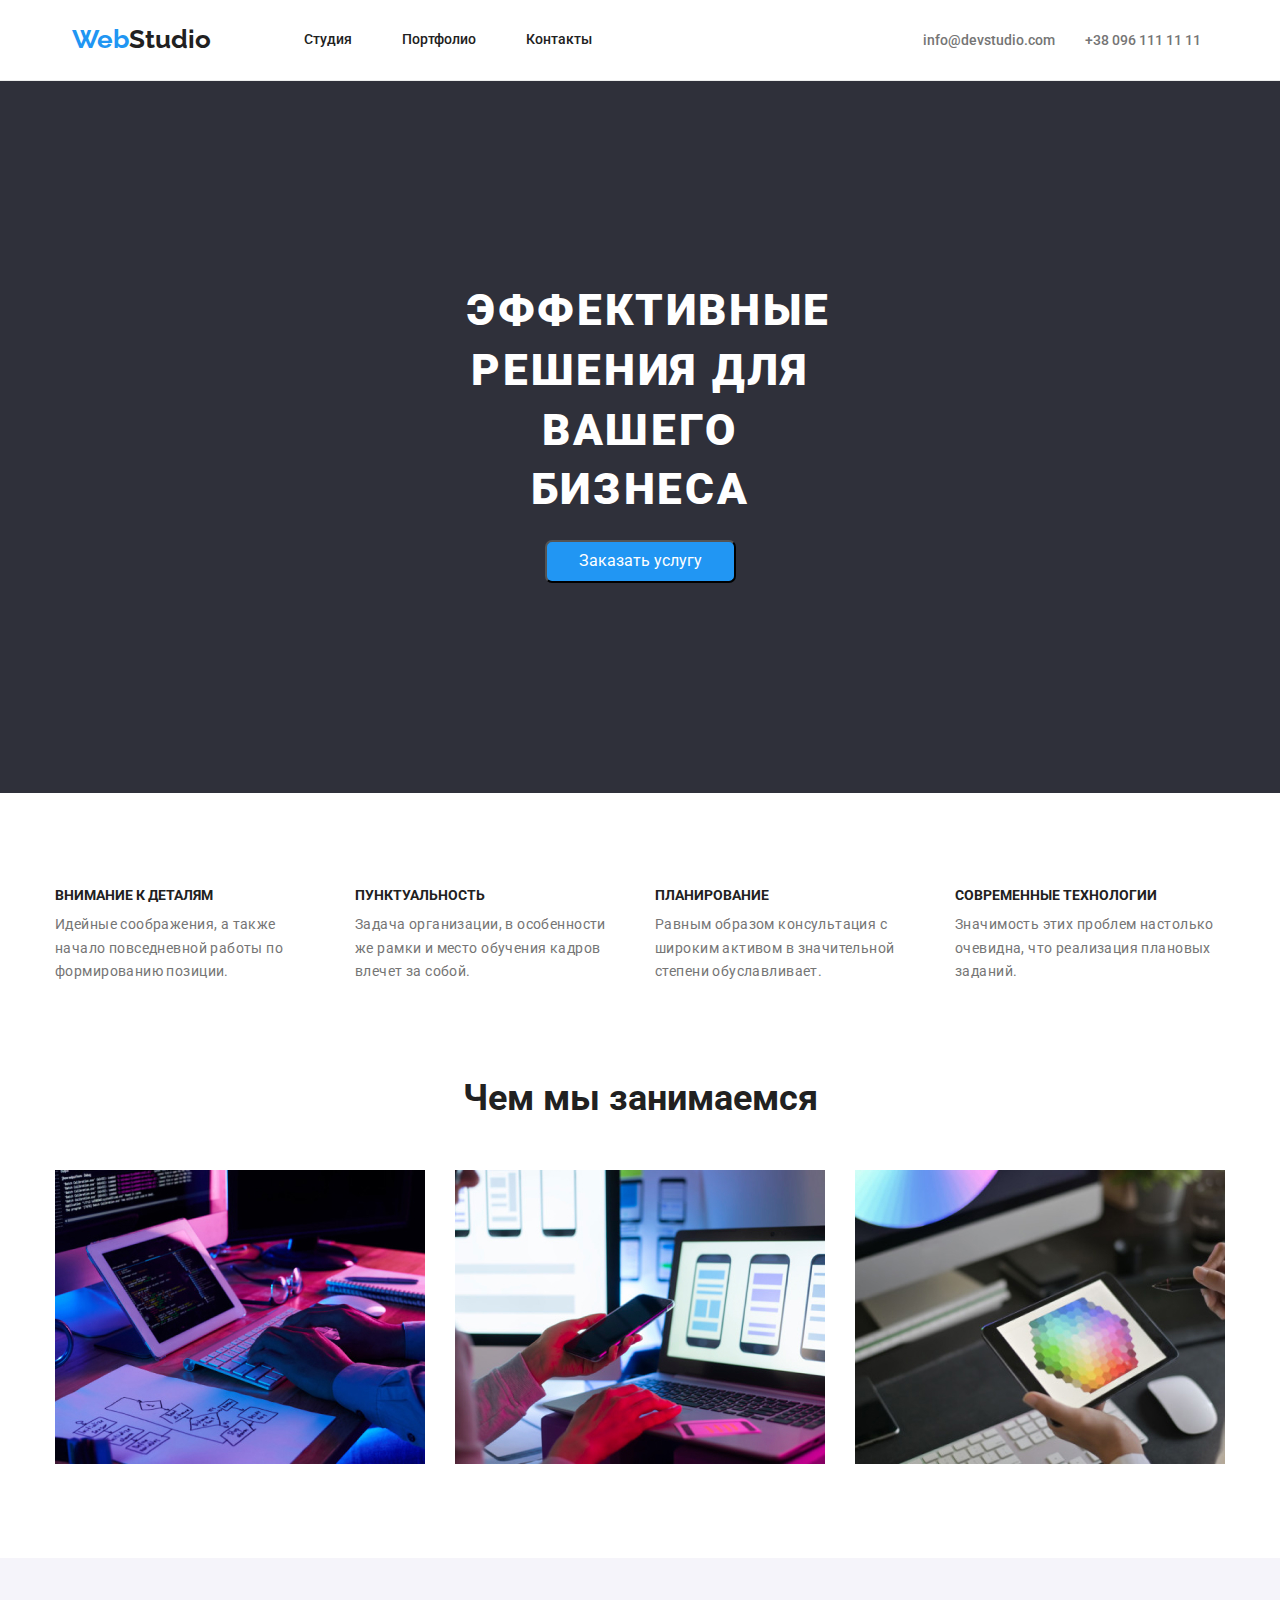
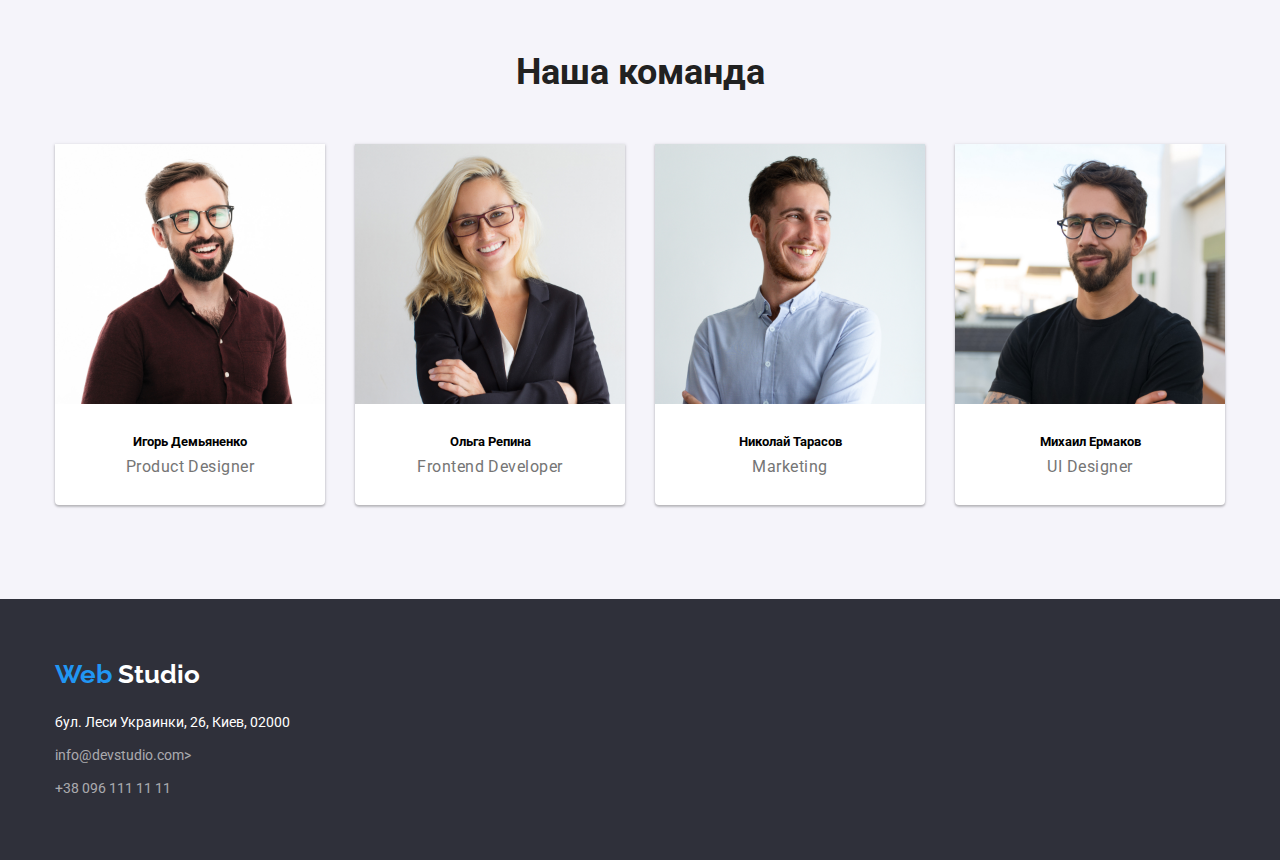
<file: index.html>
<!DOCTYPE html>
<html lang="ru">
  <head>
    <meta charset="UTF-8" />
    <meta http-equiv="X-UA-Compatible" content="IE=edge" />
    <meta name="viewport" content="width=device-width, initial-scale=1.0" />
    <title>"Студия"</title>
    <link
      rel="stylesheet"
      href="https://cdnjs.cloudflare.com/ajax/libs/modern-normalize/1.1.0/modern-normalize.css"
    />
    <link rel="preconnect" href="https://fonts.googleapis.com" />
    <link rel="preconnect" href="https://fonts.gstatic.com" crossorigin />
    <link
      href="https://fonts.googleapis.com/css2?family=Raleway:wght@700&family=Roboto:wght@400;500;700;900&display=swap"
      rel="stylesheet"
    />
    <link rel="stylesheet" href="./CSS/styles.css" />
  </head>

  <body class="body">
    <header class="header">
      <div class="container header-container">
        <a href="" class="logo-header">
          <span class="web-header-first-part">Web</span>
          <span class="web-header-second-part">Studio</span>
        </a>
        <nav class="header-navigation">
          <ul class="site-nav header-list">
            <li class="site-nav-item"><a href="">Студия</a></li>
            <li class="site-nav-item">
              <a href="./portfolio.html">Портфолио</a>
            </li>
            <li class="site-nav-item"><a href="">Контакты</a></li>
          </ul>
        </nav>
        <div class="header-contacts">
          <ul class="contacts">
            <li class="item">
              <a href="mailto:info@devstudio.com">info@devstudio.com</a>
            </li>
            <li class="item">
              <a href="tel:+380961111111">+38 096 111 11 11</a>
            </li>
          </ul>
        </div>
      </div>
    </header>

    <main class="main">
      <section class="hero-section section">
        <div class="hero-section-main">
          <h1 class="hero-title">ЭФФЕКТИВНЫЕ РЕШЕНИЯ ДЛЯ ВАШЕГО БИЗНЕСА</h1>
          <div class="hero-section-button">
            <button type="button" class="button">Заказать услугу</button>
          </div>
        </div>
      </section>

      <section class="feautures-section section">
        <div class="container">
          <ul class="feautures-list">
            <li class="feautures-items">
              <h4 class="feautures-title">ВНИМАНИЕ К ДЕТАЛЯМ</h4>
              <p class="feautures-text">
                Идейные соображения, а также начало повседневной работы по
                формированию позиции.
              </p>
            </li>

            <li class="feautures-items">
              <h4 class="feautures-title">ПУНКТУАЛЬНОСТЬ</h4>
              <p class="feautures-text">
                Задача организации, в особенности же рамки и место обучения
                кадров влечет за собой.
              </p>
            </li>

            <li class="feautures-items">
              <h4 class="feautures-title">ПЛАНИРОВАНИЕ</h4>
              <p class="feautures-text">
                Равным образом консультация с широким активом в значительной
                степени обуславливает.
              </p>
            </li>

            <li class="feautures-items">
              <h4 class="feautures-title">СОВРЕМЕННЫЕ ТЕХНОЛОГИИ</h4>
              <p class="feautures-text">
                Значимость этих проблем настолько очевидна, что реализация
                плановых заданий.
              </p>
            </li>
          </ul>
        </div>
      </section>
      <section class="what-we-do-section section">
        <div class="what-we-do-section container">
          <h2 class="what-we-do-title">Чем мы занимаемся</h2>
          <div class="what-we-do-img-container">
            <ul class="what-we-do-img">
              <li class="what-we-do-img-list">
                <img
                  src="./images/laptop.jpg"
                  width="370"
                  height="294"
                  alt="планшет"
                />
              </li>
              <li class="what-we-do-img-list">
                <img
                  src="./images/computer_and_phone.jpg"
                  width="370"
                  height="294"
                  alt="компьютер_и_телефон"
                />
              </li>
              <li class="what-we-do-img-list">
                <img
                  src="./images/laptop_in_hands.jpg"
                  width="370"
                  height="294"
                  alt="планшет_в_руках"
                />
              </li>
            </ul>
          </div>
        </div>
      </section>

      <section class="our_team_section section">
        <div class="container">
          <h2 class="our_team_section_title">Наша команда</h2>
          <ul class="our_team_list">
            <li class="our_team_item">
              <img
                src="./images/ihor_demyanenko.jpg"
                width="270"
                height="260"
                alt="ihor_demyanenko"
              />
              <h5 class="our_team_name">Игорь Демьяненко</h5>
              <p lang="en" class="our_team_profession">Product Designer</p>
            </li>
            <li class="our_team_item">
              <img
                src="./images/olha_repina.jpg"
                width="270"
                height="260"
                alt="olha_repina"
              />
              <h5 class="our_team_name">Ольга Репина</h5>
              <p lang="en" class="our_team_profession">Frontend Developer</p>
            </li>
            <li class="our_team_item">
              <img
                src="./images/nikolai_tarasov.jpg"
                width="270"
                height="260"
                alt="nikolai_tarasov"
              />
              <h5 class="our_team_name">Николай Тарасов</h5>
              <p lang="en" class="our_team_profession">Marketing</p>
            </li>
            <li class="our_team_item">
              <img
                src="./images/mikhail_ermakov.jpg"
                width="270"
                height="260"
                alt="mikhail_ermakov"
              />
              <h5 class="our_team_name">Михаил Ермаков</h5>
              <p lang="en" class="our_team_profession">UI Designer</p>
            </li>
          </ul>
        </div>
      </section>
    </main>
    <footer class="footer">
      <div class="footer-container container">
        <a href="" class="logo-footer">
          <span class="web-footer-first-part">Web</span>
          <span class="web-footer-second-part">Studio</span>
        </a>
        <address class="adress">
          <ul>
            <li class="adress-item">
              <a href="https://goo.gl/maps/dDXSpFZrCDTYoZzZ8" class="map"
                >бул. Леси Украинки, 26, Киев, 02000
              </a>
            </li>
            <li class="adress-item">
              <a href="mailto:info@devstudio.com" class="mailto"
                >info@devstudio.com></a
              >
            </li>
            <li class="adress-item">
              <a href="tel:+380961111111" class="tel">+38 096 111 11 11</a>
            </li>
          </ul>
        </address>
      </div>
    </footer>
  </body>
</html>
</file>
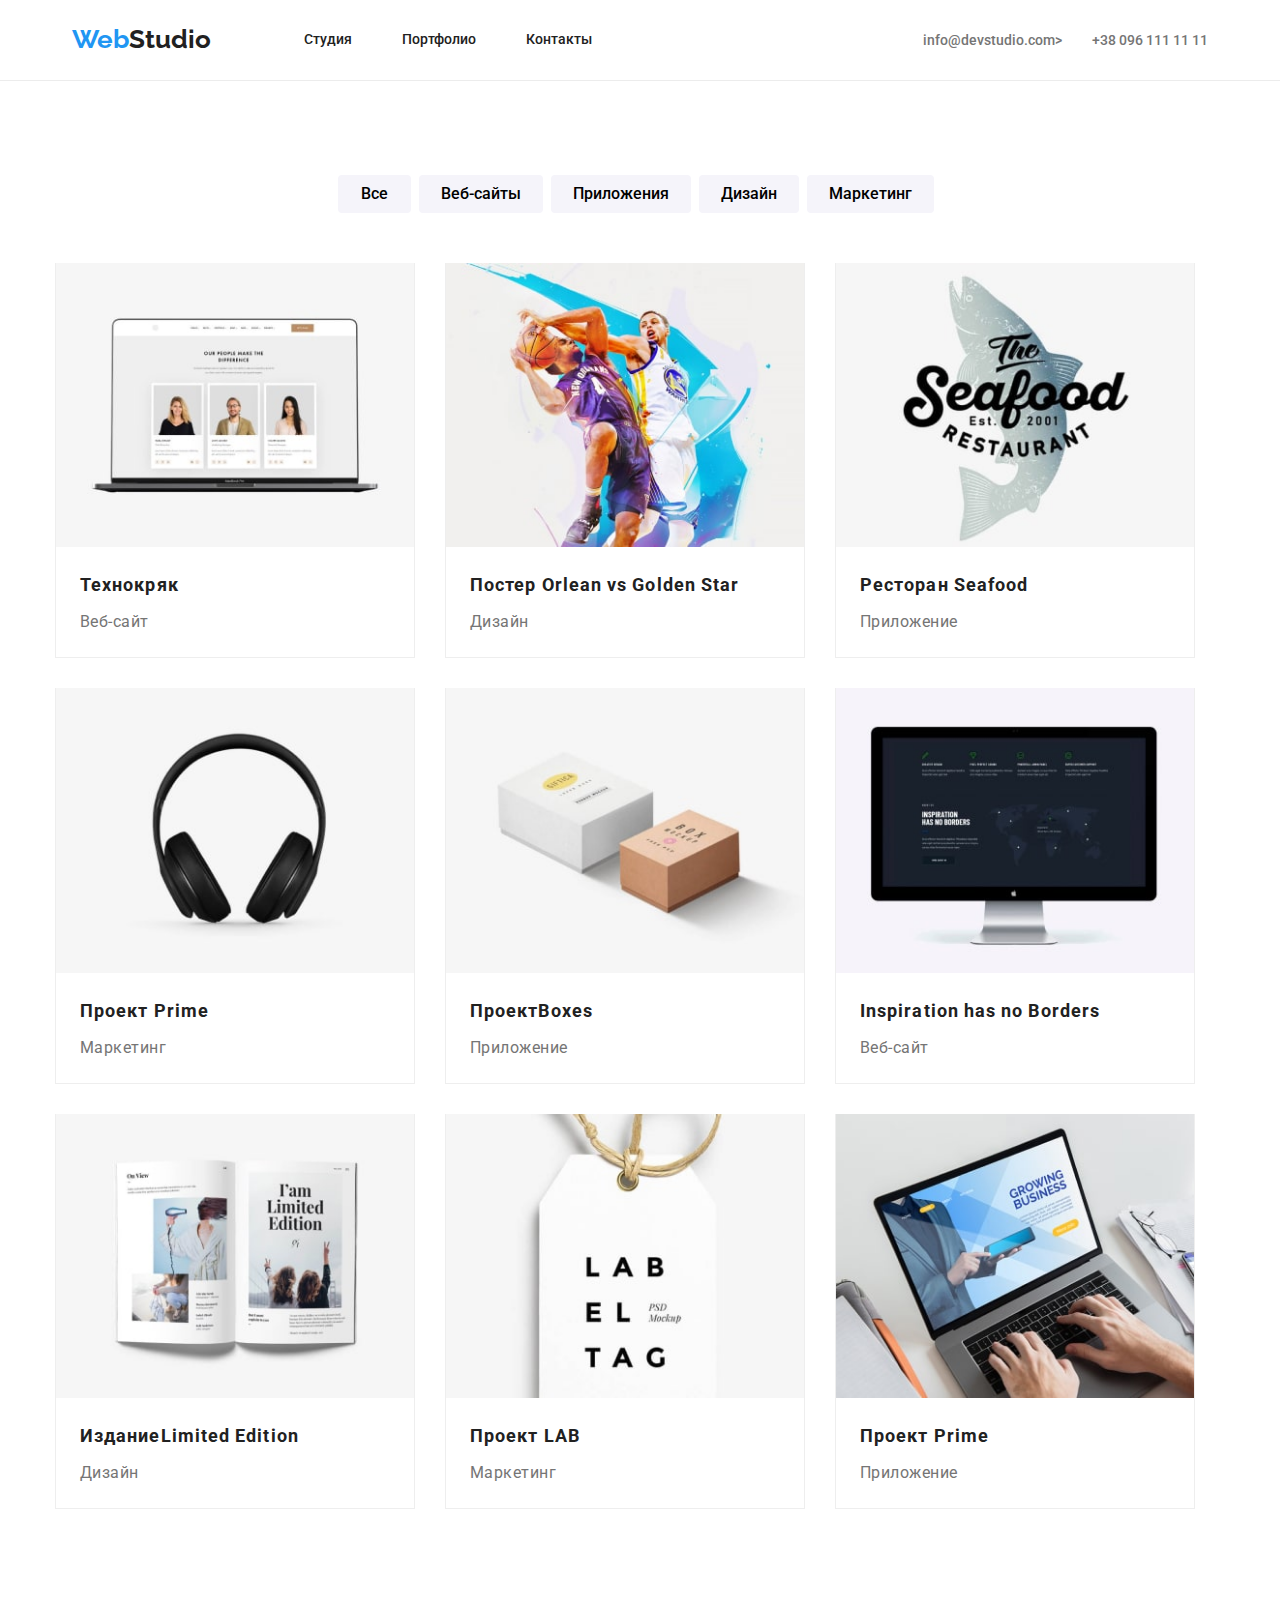
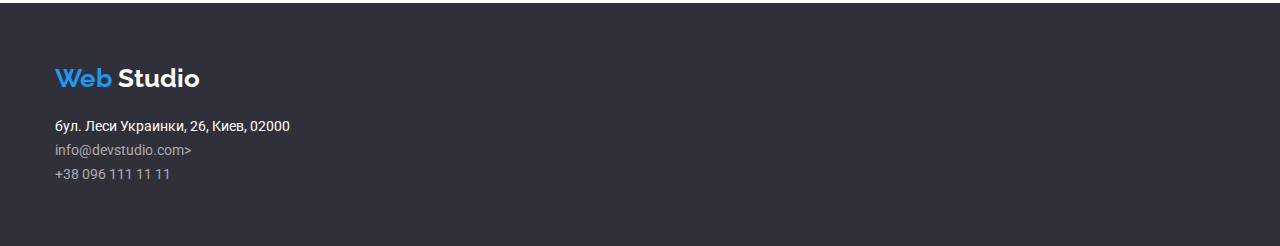
<file: portfolio.html>
<!DOCTYPE html>
<html lang="ru">
  <head>
    <meta charset="UTF-8" />
    <meta http-equiv="X-UA-Compatible" content="IE=edge" />
    <meta name="viewport" content="width=device-width, initial-scale=1.0" />
    <title>"Портфолио"</title>
    <link
      rel="stylesheet"
      href="https://cdnjs.cloudflare.com/ajax/libs/modern-normalize/1.1.0/modern-normalize.css"
    />
    <link rel="preconnect" href="https://fonts.googleapis.com" />
    <link rel="preconnect" href="https://fonts.gstatic.com" crossorigin />
    <link
      href="https://fonts.googleapis.com/css2?family=Raleway:wght@700&family=Roboto:wght@400;500;700;900&display=swap"
      rel="stylesheet"
    />
    <link rel="stylesheet" href="./CSS/styles.css" />
  </head>

  <body class="body">
    <header class="header">
      <div class="container header-container">
        <a href="" class="logo-header">
          <span class="web-header-first-part">Web</span>
          <span class="web-header-second-part">Studio</span>
        </a>
        <nav class="header-navigation">
          <ul class="site-nav header-list">
            <li class="site-nav-item"><a href="./index.html">Студия</a></li>
            <li class="site-nav-item">
              <a href="">Портфолио</a>
            </li>
            <li class="site-nav-item"><a href="">Контакты</a></li>
          </ul>
        </nav>
        <div class="header-contacts">
          <ul class="contacts">
            <li class="item">
              <a href="mailto:info@devstudio.com">info@devstudio.com></a>
            </li>
            <li class="item">
              <a href="tel:+380961111111">+38 096 111 11 11</a>
            </li>
          </ul>
        </div>
      </div>
    </header>

    <main>
      <section class="main-section section">
        <div class="main-section-container container">
          <h1 hidden>Фильтр</h1>
          <ul class="portfolio-filter">
            <li class="portfolio-buttons">
              <button type="button" class="portfolio-filter-button">Все</button>
            </li>
            <li class="portfolio-buttons">
              <button type="button" class="portfolio-filter-button">
                Веб-сайты
              </button>
            </li>
            <li class="portfolio-buttons">
              <button type="button" class="portfolio-filter-button">
                Приложения
              </button>
            </li>
            <li class="portfolio-buttons">
              <button type="button" class="portfolio-filter-button">
                Дизайн
              </button>
            </li>
            <li class="portfolio-buttons">
              <button type="button" class="portfolio-filter-button">
                Маркетинг
              </button>
            </li>
          </ul>

          <ul class="work-examples-list">
            <li class="work-examples">
              <a
                class="work-examples-button"
                href="./second.html"
                target="_blank"
                rel="noofener noreferer"
              >
                <img
                  src="./images/woman_and_man.jpg"
                  width="370"
                  height="294"
                  alt="женщины_и_мужчина"
                />
                <div class="work-example-description">
                  <h5 class="work-example-name">Технокряк</h5>
                  <p class="work-example-type">Веб-сайт</p>
                </div>
              </a>
            </li>

            <li class="work-examples">
              <a
                class="work-examples-button"
                href=""
                target="_blank"
                rel="noofener noreferer"
              >
                <img
                  src="./images/basketball.jpg"
                  width="370"
                  height="294"
                  alt="баскетбол"
                />
                <div class="work-example-description">
                  <h5 class="work-example-name">
                    Постер <span lang="en">Orlean vs Golden Star</span>
                  </h5>
                  <p class="work-example-type">Дизайн</p>
                </div>
              </a>
            </li>

            <li class="work-examples">
              <a
                class="work-examples-button"
                href=""
                target="_blank"
                rel="noofener noreferer"
              >
                <img
                  src="./images/seafood.jpg"
                  width="370"
                  height="294"
                  alt="ресторан"
                />
                <div class="work-example-description">
                  <h5 class="work-example-name">
                    Ресторан <span lang="en">Seafood</span>
                  </h5>
                  <p class="work-example-type">Приложение</p>
                </div>
              </a>
            </li>

            <li class="work-examples">
              <a
                class="work-examples-button"
                href=""
                target="_blank"
                rel="noofener noreferer"
              >
                <img
                  src="./images/headphones.jpg"
                  width="370"
                  height="294"
                  alt="наушники"
                />
                <div class="work-example-description">
                  <h5 class="work-example-name">
                    Проект <span lang="en">Prime</span>
                  </h5>
                  <p class="work-example-type">Маркетинг</p>
                </div>
              </a>
            </li>

            <li class="work-examples">
              <a
                class="work-examples-button"
                href=""
                target="_blank"
                rel="noofener noreferer"
              >
                <img
                  src="./images/two_boxes.jpg"
                  width="370"
                  height="294"
                  alt="коробочки"
                />
                <div class="work-example-description">
                  <h5 class="work-example-name">
                    Проект<span lang="en">Boxes</span>
                  </h5>
                  <p class="work-example-type">Приложение</p>
                </div>
              </a>
            </li>

            <li class="work-examples">
              <a
                class="work-examples-button"
                href=""
                target="_blank"
                rel="noofener noreferer"
              >
                <img
                  src="./images/monitor.jpg"
                  width="370"
                  height="294"
                  alt="монитор"
                />
                <div class="work-example-description">
                  <h5 class="work-example-name">
                    <span lang="en">Inspiration has no Borders</span>
                  </h5>
                  <p class="work-example-type">Веб-сайт</p>
                </div>
              </a>
            </li>

            <li class="work-examples">
              <a
                class="work-examples-button"
                href=""
                target="_blank"
                rel="noofener noreferer"
              >
                <img
                  src="./images/open_book.jpg"
                  width="370"
                  height="294"
                  alt="книга"
                />
                <div class="work-example-description">
                  <h5 class="work-example-name">
                    Издание<span lang="en">Limited Edition</span>
                  </h5>
                  <p class="work-example-type">Дизайн</p>
                </div>
              </a>
            </li>

            <li class="work-examples">
              <a
                class="work-examples-button"
                href=""
                target="_blank"
                rel="noofener noreferer"
              >
                <img
                  src="./images/label.jpg"
                  width="370"
                  height="294"
                  alt="лейбл"
                />
                <div class="work-example-description">
                  <h5 class="work-example-name">
                    Проект <span lang="en">LAB</span>
                  </h5>
                  <p class="work-example-type">Маркетинг</p>
                </div>
              </a>
            </li>

            <li class="work-examples">
              <a
                class="work-examples-button"
                href=""
                target="_blank"
                rel="noofener noreferer"
              >
                <img
                  src="./images/laptop_portfolio.jpg"
                  width="370"
                  height="294"
                  alt="ноутбук"
                />
                <div class="work-example-description">
                  <h5 class="work-example-name">
                    Проект <span lang="en">Prime</span>
                  </h5>
                  <p class="work-example-type">Приложение</p>
                </div>
              </a>
            </li>
          </ul>
        </div>
      </section>
    </main>
    <footer class="footer">
      <div class="footer-container container">
        <a href="" class="logo-footer">
          <span class="web-footer-first-part">Web</span>
          <span class="web-footer-second-part">Studio</span></a
        >
        <address class="adress">
          <ul>
            <li>
              <a href="https://goo.gl/maps/dDXSpFZrCDTYoZzZ8" class="map"
                >бул. Леси Украинки, 26, Киев, 02000
              </a>
            </li>
            <li>
              <a href="mailto:info@devstudio.com" class="mailto"
                >info@devstudio.com></a
              >
            </li>
            <li>
              <a href="tel:+380961111111" class="tel">+38 096 111 11 11</a>
            </li>
          </ul>
        </address>
      </div>
    </footer>
  </body>
</html>
</file>
<file: CSS/styles.css>
/*main colors*/
:root {
  --general_text_color: #212121;
  --secondary_text_color: #757575;
  --links_and_buttons_color: #2196f3;
  --background_color: #2f303a;
  --white_color: #FFFFFF;
  --secondary_background_color: #F5F4FA;
}

h1, h2, h3, h4, h5, h6, p {
  margin: 0;
}

ul {
  padding: 0;
  margin: 0;
}

img {
  display: block;
  max-width: 100%;
  height: auto;
}

button {
    cursor: pointer;
}

a {
  text-decoration: none;
}
.container {
  width: 1200px;
  padding-left: 15px;
  padding-right: 15px;
  margin: 0 auto;
  }

.body {
    font-family: roboto, sans-serif;
    padding-left: 0; 

    background-color: var(--white_color);

}

* {
  list-style: none;
}

.section {
  padding-top: 94px;
  padding-bottom: 94px;
  ;

}

/*INDEX.HTML*/
/*header`s styles*/
/* Logo */


.header-container {
  display: flex;
  margin: 0 auto;
  padding-left: 32px;
  padding-right: 32px;

  }

.header {
    background-color: var(--white_color);
    text-align: center;
    border-bottom: 1px solid #ececec;
    margin: 0 auto;

}

.header-list {
    display: block;
    display: flex;
}


.logo-header {
    font-family: Raleway;
    font-style: normal;
    font-weight: 700;
    font-size: 26px;
    line-height: 1.2;
    text-decoration: none;

    display: flex;
    align-items: center;
    justify-content: flex-start;
    
    margin-right: 93px;


  }

.web-header-first-part {
    color: var(--links_and_buttons_color);
}

.web-header-second-part {
    color: var(--general_text_color);
}

/*navigation*/

.header-navigation {
  display: flex;
  align-items: center;

}
.site-nav > li > a {
    color: var(--general_text_color);
    font-weight: 500;
    font-size: 14px;
    line-height: 1.14;
    text-decoration: none;

}

.site-nav-item {
  display: block;
  display: flex;
  justify-content: center;
  padding-top: 32px;
  padding-bottom: 32px;
  align-items: center;
  
  }



.site-nav .site-nav-item:not(:last-child) {
  margin-right: 50px;
}

.site-nav a:hover,
.site-nav a:focus,
.contacts a:hover,
.contacts a:focus {
  color: var(--links_and_buttons_color);
}

/*contacts*/
.header-contacts {
  display: block;
  display: flex;
  margin: 0 auto;
  justify-content: center;
  margin-left: auto;
  align-items: center;
  margin-left: 331px;
}

.contacts a {
    color: var(--secondary_text_color);
    font-weight: 500;
    font-size: 14px;
    line-height: 1.14px;
    text-decoration: none;
}

.contacts {
  display: flex;
  margin-left: 0 auto;
}

.contacts .item:not(:last-child) {
  margin-right: 30px;
}


/*Main`s styles*/


/*hero section*/

.hero-section{
  padding: 94px 0 94px 0;
}

.hero-section-main {

    padding-left: 15px;
    padding-right: 15px;
    margin: 0 auto;
    }

.hero-section {
  background-color: var(--background_color);
  text-align: center;
  max-width: 1600px;
  margin: 0 auto;
  padding-top: 0;
  padding-bottom: 210px;
  padding-top: 200px ;
  }

.hero-title {
    color: #FFFFFF;
    font-weight: 900;
    font-size: 44px;
    line-height: 1.36;
    text-align: center;
    vertical-align: top;
    letter-spacing: 0.06em;

    margin-bottom: 20px;
    margin-right: 0 ;
    padding: 0 452px 0 452px ;
    }

  .button {
    background-color: var(--links_and_buttons_color);
    color: var(--white_color);
    font-family: roboto;
    font style:bold;
    font size: 16px;
    line height: 1.9;
    line height: 160%;
    text-align: center;
    border-radius:7px;
    cursor: pointer;
    
    padding: 10px 32px 10px 32px;  
    }

    /*feautures section*/
    
.feautures-section {
  display: flex;
  text-align: center;
  justify-content: center;
  margin: 0 auto;
  }

.feautures-list {
  display: flex;
  align-items: center;
  }

.feautures-items {
    text-align:center;
    justify-content: center;
  }

.feautures-items:not(:last-child) {
  margin-right: 30px;
}
.feautures-title {
    color: var(--general_text_color);
    font-size: 14px;
    font-style: bold;
    line height: 1.14;

    align: left;   

    margin-bottom:10px;
    
    text-align: left;
    
  }

.feautures-text {
    color: var(--secondary_text_color);
    font-style: normal;
    font-size: 14px;
    line-height: 1.7;
    text-align: left;
    letter-spacing: 0.03em;
    text-align: left;
    max-width: 270px;    
}

.what-we-do-section {
  background-color: v#FFFFFF;
  padding-top: 0;

}

.what-we-do-img {
  display: flex;
  margin: 0 auto;
  text-align: center;
  justify-content: center;
}


.what-we-do-img-list:not(:last-child){
  margin-right: 30px;

}

.what-we-do-title {

    color: var(--general_text_color);
    font-style: Bold;
    font-size: 36px;
    line-height: 1.16;
    text-align: Center;
    margin-bottom: 50px;
}

/*our team sectiom*/
.our_team_list {
  display: block;
  display: flex;
  margin: 0 auto;
  text-align: center;
  justify-content: center;
  }

.our_team_item:not(:last-child) {
  margin-right:30px;
}

.our_team_item {
  max-width: 270px;
  max-height: 368px;
  border: solid tomato transparent;
  background-color: var(--white_color);
  border-bottom-left-radius: 4px;
  border-bottom-right-radius: 4px;
  box-shadow: 0 1px 3px 1px rgba(0, 0, 0, 0.1), 0px 1px 2px rgba(0, 0, 0, 0.08),
    0px 2px 2px rgba(0, 0, 0, 0.12);;
}

.our_team_section {
  background-color: var(--secondary_background_color);
}

.our_team_section_title {
    color: var(--general_text_color);
    font-style: Bold;
    font-size: 36px;
    line-height: 1.16;
    text-align: Center;
    margin-bottom: 50px;
}

.our_team_name {
  text-align: center;
  padding-top: 30px;
  padding-bottom: 10px;
  }

.our_team_profession {
  text-align: center;
  padding-bottom: 30px;
}

.our_team_section p {
    color: var(--secondary_text_color);
    font-style: regular;
    font-size: 16px;
    line-height: 1.19;
    line-height: 100%;
    align: Center;
    vertical-align: Top;
    letter-spacing: 0.03em;
}
/*Footer`s styles*/

/*logo in footer*/

.footer {
    background-color:var(--background_color);
    padding-top: 60px;
    padding-bottom: 60px;

}

.footer-container {
}

.logo-footer {
    display: block;
    font-family: Raleway;
    font-style: normal;
    font-weight: 700;
    font-size: 26px;
    line-height: 31px;
    text-decoration: none;
    margin-bottom: 20px;
}


.web-footer-first-part {
    color: var(--links_and_buttons_color);
    
}

.web-footer-second-part {
    color: #ffffff;

}
.adress a {
    font-family: roboto;
    font-style: normal;
    font-weight: 400;
    font-size: 14px;
    line-height: 24px;
    text-decoration: none;
}

.adress-item:not(:last-child) {
  margin-bottom: 9px;

}

.map {
    color: #ffffff;

}

.mailto,
.tel {
    color: rgba(255, 255, 255, 0.6);
}

.mailto:hover,
.tel:hover,
.mailto:focus,
.tel:focus {
  color: var(--links_and_buttons_color);
}


  /*PORTFOLIO.HTML*/

  /*portfolio header */

.portfolio-filter {
  display: flex;
  margin: 0 auto;
  margin-bottom: 50px;
  justify-content: center;
  
}
.portfolio-buttons {
  display: block;
  display: flex;
  }

.portfolio-filter-button:not(last-child) {
  margin-right: 8px;
}

.portfolio-filter-button {
  background-color: var(--secondary_background_color);
  font-weight: 500;
  font-size: 16px;
  line-height: 1.6;
  text-align: center;
  cursor: pointer;
  height: 38px;
  padding: 6px 22px;
}

.portfolio-filter-button {
  background-color: var(--secondary_background_color);
  border: 4px #F5F4FA;
  border-radius: 4px;
  min-width: 73px;
  margin-right: 50px;

}


.portfolio-filter-button:hover {
  background-color:var(--links_and_buttons_color);
  color:var(--white_color);
  border: var(--links_and_buttons_color);
  text-align: center;
}

/*portfolio main*/

.main-section {
  /* padding-bottom: 94px; */
  margin: 0 auto;
}

.work-examples-list {
  display: flex;
  flex-wrap: wrap;

}

.work-examples {
  flex-basis: calc(100% / 3 - 30px);
  margin-left: 30px;
  margin-bottom: 30px;

  max-width: 370px;

  border: solid 1px #EEEEEE;
  border-top: none;
}

.work-examples:hover{
  text-decoration: underline;

  }

  .work-examples:nth-child(3n+1){
    margin-left: 0;
  }

  .work-examples:nth-child(1n+7){
    margin-bottom: 0;
  }

  .work-examples-button {
    display: block;
  }
.work-example-name {
  color: var(--general_text_color);
  font-family: Roboto;
  font-style: normal;
  font-weight: bold;
  font-size: 18px;
  line-height: 2;
  letter-spacing: 0.06em;

  margin-top: 20px;
  margin-bottom: 4px;

  }

.work-example-type {
  color: var(--secondary_text_color);
  font-family: Roboto;
  font-style: normal;
  font-weight: normal;
  font-size: 16px;
  line-height: 1.87;
  letter-spacing: 0.03em;

}

.work-example-description {
  padding-left: 24px;
  padding-right: 24px;
  padding-bottom: 20px;
}
</file>
